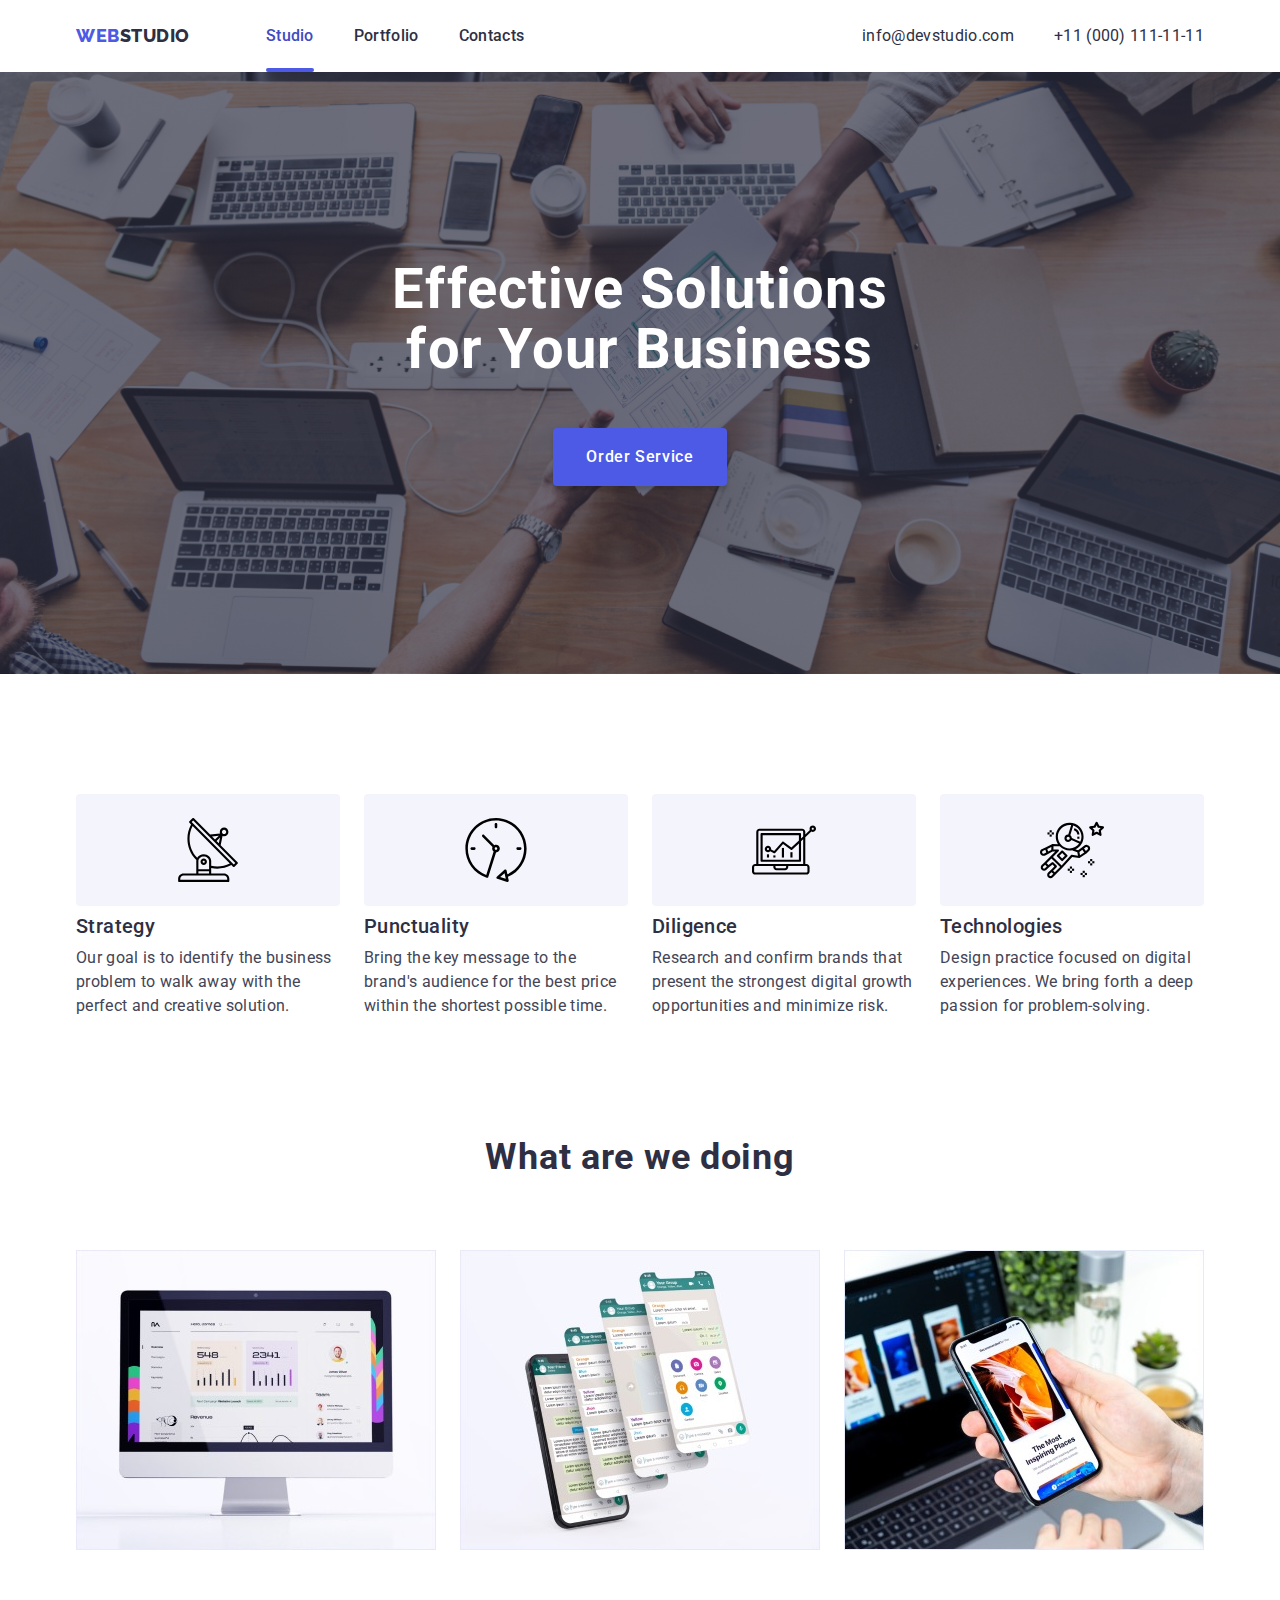
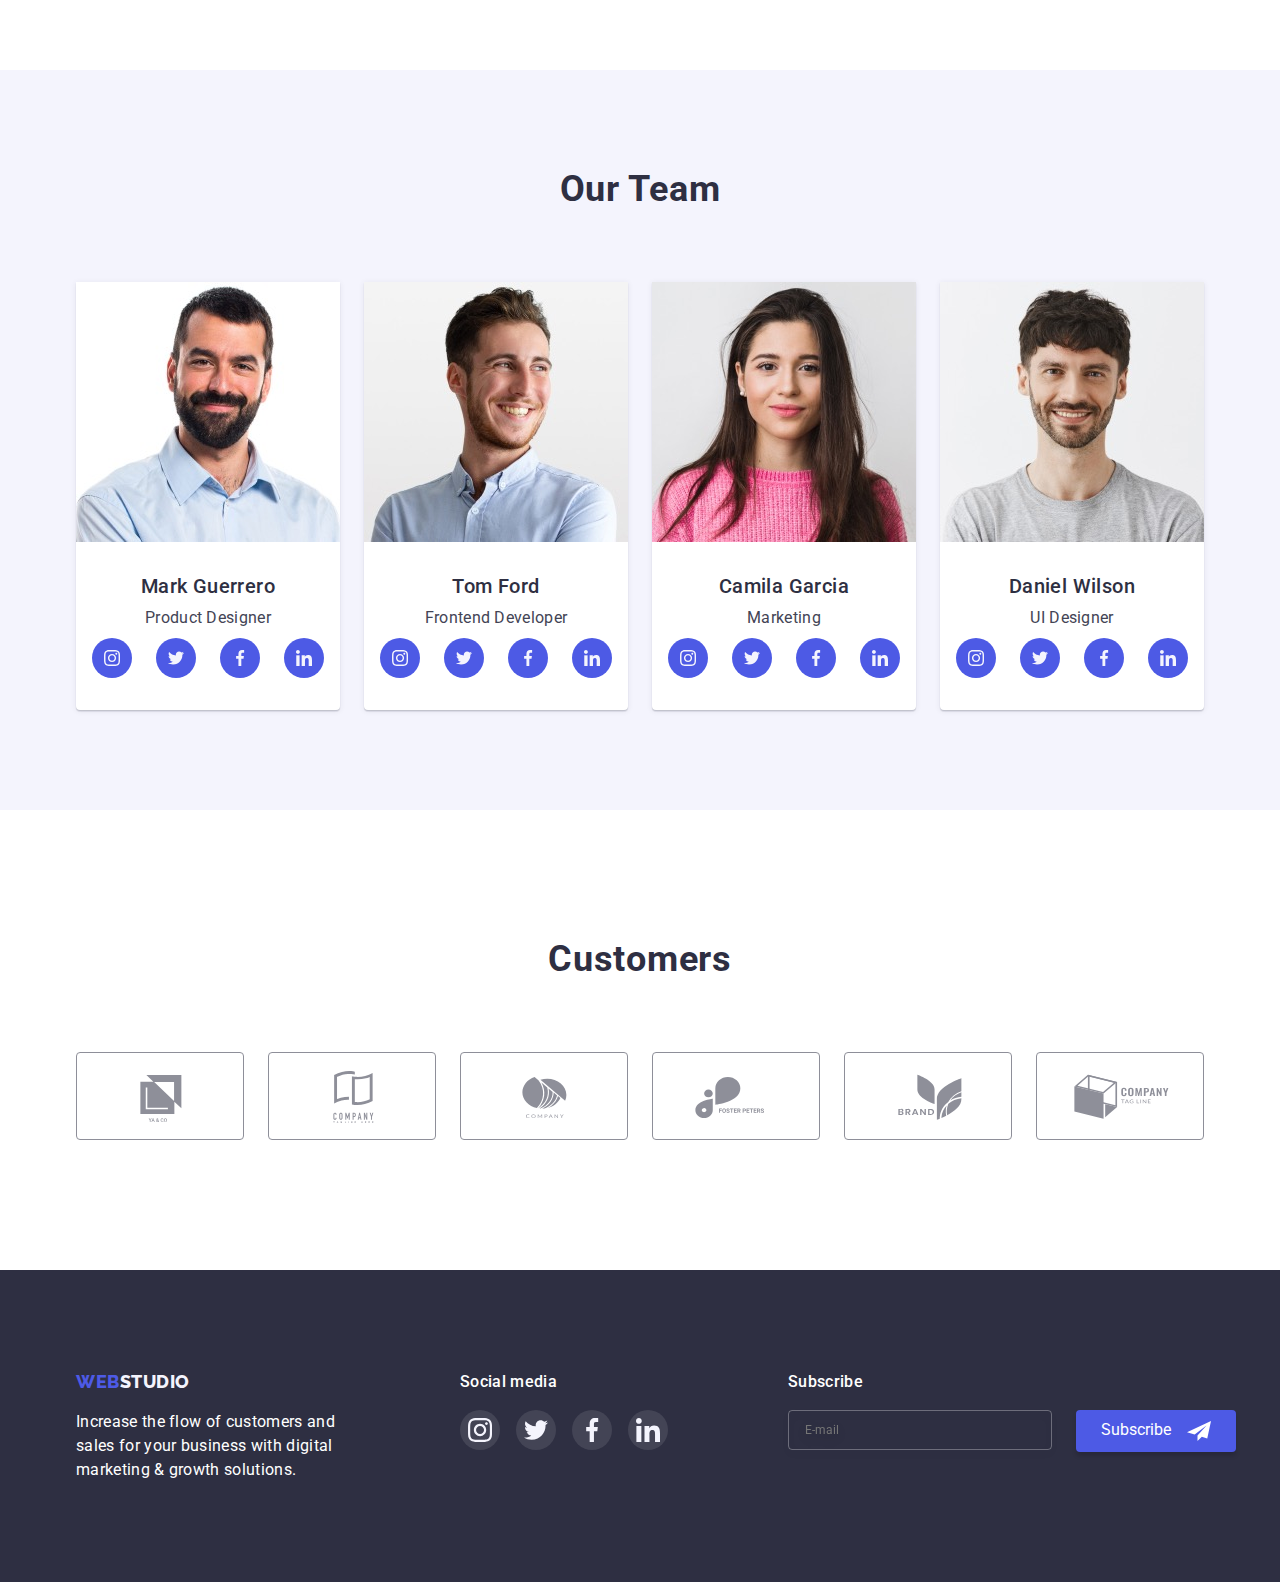
<file: index.html>
<!DOCTYPE html>
<html lang="en">

<head>
  <meta charset="UTF-8">
  <meta http-equiv="X-UA-Compatible" content="IE=edge" />
  <meta name="viewport" content="width=device-width, initial-scale=1.0" />
  <title>Студія</title>
  <link rel="preconnect" href="https://fonts.googleapis.com" />
  <link rel="preconnect" href="https://fonts.gstatic.com" crossorigin />
  <link href="https://fonts.googleapis.com/css2?family=Raleway:wght@800&family=Roboto:wght@400;500;700&display=swap"
    rel="stylesheet" />
  <link rel="stylesheet" href="https://cdn.jsdelivr.net/npm/modern-normalize@1.1.0/modern-normalize.min.css" />
  <link rel="stylesheet" href="./css/styles.css" />
</head>

<body>
  <header class="top-menu">
    <div class="container">
      <div class="header-container">
        <a class="logo-text" href="./index.html"><span class="logo-color-dark">Web</span><span>Studio</span></a>
        <nav class="header-nav">
          <ul class="header-nav-list">
            <li><a class="header-nav-link current" href="./index.html">Studio</a></li>
            <li>
              <a class="header-nav-link" href="./portfolio.html">Portfolio</a>
            </li>
            <li><a class="header-nav-link" href="">Contacts</a></li>
          </ul>
        </nav>
        <address class="header-address-list">
          <ul class="header-address-list-items">
            <li>
              <a class="header-contacts" href="mailto:info@devstudio.com">info@devstudio.com</a>
            </li>
            <li>
              <a class="header-contacts" href="tel:+110001111111">+11 (000) 111-11-11</a>
            </li>
          </ul>
        </address>
      </div>
    </div>
  </header>

  <main>
    <section class="hero">
      <h1 class="hero-title">Effective Solutions for Your Business</h1>
      <button class="hero-button" type="button" data-modal-open>Order Service</button>
    </section>
    <section class="legend-item-list">
      <div class="container">
        <h2 class="visually-hidden">Skills</h2>
        <ul class="legend-item-container">
          <li class="target-list-card">
            <div class="target-list-icon-card">
              <svg class="target-list-icons">
                <use href="./images/icons.svg#icon-antenna"></use>
              </svg>
            </div>
            <h3 class="section-card-title">Strategy</h3>
            <p class="skills-text">
              Our goal is to identify the business problem to walk away with
              the perfect and creative solution.
            </p>
          </li>
          <li class="target-list-card">
            <div class="target-list-icon-card">
              <svg class="target-list-icons">
                <use href="./images/icons.svg#icon-clock"></use>
              </svg>
            </div>
            <h3 class="section-card-title">Punctuality</h3>
            <p class="skills-text">
              Bring the key message to the brand's audience for the best price
              within the shortest possible time.
            </p>
          </li>
          <li class="target-list-card">
            <div class="target-list-icon-card">
              <svg class="target-list-icons">
                <use href="./images/icons.svg#icon-diagram"></use>
              </svg>
            </div>
            <h3 class="section-card-title">Diligence</h3>
            <p class="skills-text">
              Research and confirm brands that present the strongest digital
              growth opportunities and minimize risk.
            </p>
          </li>
          <li class="target-list-card">
            <div class="target-list-icon-card">
              <svg class="target-list-icons">
                <use href="./images/icons.svg#icon-astronaut"></use>
              </svg>
            </div>
            <h3 class="section-card-title">Technologies</h3>
            <p class="skills-text">
              Design practice focused on digital experiences. We bring forth a
              deep passion for problem-solving.
            </p>
          </li>
        </ul>
      </div>
    </section>
    <section class="target-list">
      <div class="container">
        <h2 class="section-title">What are we doing</h2>

        <ul class="target-list-img">
          <li><img src="./images/pc.jpg" alt="Computer" width="360" /></li>
          <li>
            <img src="./images/phones.jpg" alt="Four phones" width="360" />
          </li>
          <li>
            <img src="./images/handwithphone.jpg" alt="Holding the phone" width="360" />
          </li>
        </ul>
      </div>
    </section>
    <section class="our-team-container">
      <div class="container">
        <h2 class="section-title">Our Team</h2>
        <ul class="team-cards-list">

          <li class="section-card-box">
            <div class="team-card-img">
              <img src="./images/beardman.jpg" width="264" alt="Mark" />
            </div>
            <div class="team-card-text">
              <h3 class="section-card-title">Mark Guerrero</h3>
              <p class="our-team-text">Product Designer</p>

              <ul class="social-icons-list">
                <li class="social-icons-item">
                  <a class="social-icons-link" href="#"><svg class="social-icons">
                      <use href="./images/icons.svg#icon-instagram"></use>
                    </svg></a>
                </li>
                <li class="social-icons-item">
                  <a class="social-icons-link" href="#"><svg class="social-icons">
                      <use href="./images/icons.svg#icon-twitter"></use>
                    </svg></a>
                </li>
                <li class="social-icons-item">
                  <a class="social-icons-link" href="#"><svg class="social-icons">
                      <use href="./images/icons.svg#icon-facebook"></use>
                    </svg></a>
                </li>
                <li class="social-icons-item">
                  <a class="social-icons-link" href="#"><svg class="social-icons">
                      <use href="./images/icons.svg#icon-linkedin"></use>
                    </svg></a>
                </li>
              </ul>
            </div>
          </li>


          <li class="section-card-box">
            <img src="./images/tomford.jpg" width="264" alt="Tom Ford" />
            <div class="team-card-text">
              <h3 class="section-card-title">Tom Ford</h3>
              <p class="our-team-text">Frontend Developer</p>
              <ul class="social-icons-list">
                <li class="social-icons-item">
                  <a class="social-icons-link" href="#"><svg class="social-icons">
                      <use href="./images/icons.svg#icon-instagram"></use>
                    </svg></a>
                </li>
                <li class="social-icons-item">
                  <a class="social-icons-link" href="#"><svg class="social-icons">
                      <use href="./images/icons.svg#icon-twitter"></use>
                    </svg></a>
                </li>
                <li class="social-icons-item">
                  <a class="social-icons-link" href="#"><svg class="social-icons">
                      <use href="./images/icons.svg#icon-facebook"></use>
                    </svg></a>
                </li>
                <li class="social-icons-item">
                  <a class="social-icons-link" href="#"><svg class="social-icons">
                      <use href="./images/icons.svg#icon-linkedin"></use>
                    </svg></a>
                </li>
              </ul>
            </div>
          </li>

          <li class="section-card-box">
            <img src="./images/camila.jpg" width="264" alt="Camila Garcia" />
            <div class="team-card-text">
              <h3 class="section-card-title">Camila Garcia</h3>
              <p class="our-team-text">Marketing</p>
              <ul class="social-icons-list">
                <li class="social-icons-item">
                  <a class="social-icons-link" href="#"><svg class="social-icons">
                      <use href="./images/icons.svg#icon-instagram"></use>
                    </svg></a>
                </li>
                <li class="social-icons-item">
                  <a class="social-icons-link" href="#"><svg class="social-icons">
                      <use href="./images/icons.svg#icon-twitter"></use>
                    </svg></a>
                </li>
                <li class="social-icons-item">
                  <a class="social-icons-link" href="#"><svg class="social-icons">
                      <use href="./images/icons.svg#icon-facebook"></use>
                    </svg></a>
                </li>
                <li class="social-icons-item">
                  <a class="social-icons-link" href="#"><svg class="social-icons">
                      <use href="./images/icons.svg#icon-linkedin"></use>
                    </svg></a>
                </li>
              </ul>
            </div>
          </li>

          <li class="section-card-box">
            <img src="./images/daniel.jpg" width="264" alt="Daniel Wilson" />
            <div class="team-card-text">
              <h3 class="section-card-title">Daniel Wilson</h3>
              <p class="our-team-text">UI Designer</p>
              <ul class="social-icons-list">
                <li class="social-icons-item">
                  <a class="social-icons-link" href="#"><svg class="social-icons">
                      <use href="./images/icons.svg#icon-instagram"></use>
                    </svg></a>
                </li>
                <li class="social-icons-item">
                  <a class="social-icons-link" href="#"><svg class="social-icons">
                      <use href="./images/icons.svg#icon-twitter"></use>
                    </svg></a>
                </li>
                <li class="social-icons-item">
                  <a class="social-icons-link" href="#"><svg class="social-icons">
                      <use href="./images/icons.svg#icon-facebook"></use>
                    </svg></a>
                </li>
                <li class="social-icons-item">
                  <a class="social-icons-link" href="#"><svg class="social-icons">
                      <use href="./images/icons.svg#icon-linkedin"></use>
                    </svg></a>
                </li>
              </ul>
            </div>
          </li>
        </ul>
      </div>
    </section>

    <section class="customers">
      <div class="container">
        <h2 class="section-title">Customers</h2>
        <ul class="customers-list">
          <li class="customers-list-item">
            <a class="customers-icon-link" href="#">
              <svg class="customers-list-icon">
                <use href="./images/icons.svg#icon-ya-co"></use>
              </svg>
            </a>
          </li>

          <li class="customers-list-item">
            <a class="customers-icon-link" href="#">
              <svg class="customers-list-icon">
                <use href="./images/icons.svg#icon-company-tagline"></use>
              </svg>
            </a>
          </li>
          <li class="customers-list-item">
            <a class="customers-icon-link" href="#">
              <svg class="customers-list-icon">
                <use href="./images/icons.svg#icon-company"></use>
              </svg>
            </a>
          </li>
          <li class="customers-list-item">
            <a class="customers-icon-link" href="#">
              <svg class="customers-list-icon">
                <use href="./images/icons.svg#icon-foster-petters"></use>
              </svg>
            </a>
          </li>
          <li class="customers-list-item">
            <a class="customers-icon-link" href="#">
              <svg class="customers-list-icon">
                <use href="./images/icons.svg#icon-brand"></use>
              </svg>
            </a>
          </li>

          <li class="customers-list-item">
            <a class="customers-icon-link" href="#">
              <svg class="customers-list-icon">
                <use href="./images/icons.svg#icon-company-tagline-second"></use>
              </svg>
            </a>
          </li>
        </ul>
      </div>
    </section>
  </main>

  <footer class="footer-container">
    <div class="container">
      <div class="footer-flex">
        <div class="footer-logo-description">
          <a class="logo-text" href="./index.html">
            <span style="color: var(--color-hero-button-bg)">Web</span><span
              style="color: var(--color-card-bg)">Studio</span></a>

          <p class="footer-text">
            Increase the flow of customers and sales for your business with
            digital marketing & growth solutions.
          </p>
        </div>
        <div class="footer-social">
          <p class="footer-social-header">Social media</p>
          <ul class="footer-social-icons-list">
            <li class="footer-social-icons-item">
              <a class="footer-social-icons-link" href="#"><svg class="footer-social-icons">
                  <use href="./images/icons.svg#icon-instagram"></use>
                </svg></a>
            </li>
            <li class="footer-social-icons-item">
              <a class="footer-social-icons-link" href="#"><svg class="footer-social-icons">
                  <use href="./images/icons.svg#icon-twitter"></use>
                </svg></a>
            </li>
            <li class="footer-social-icons-item">
              <a class="footer-social-icons-link" href="#"><svg class="footer-social-icons">
                  <use href="./images/icons.svg#icon-facebook"></use>
                </svg></a>
            </li>
            <li class="footer-social-icons-item">
              <a class="footer-social-icons-link" href="#"><svg class="footer-social-icons">
                  <use href="./images/icons.svg#icon-linkedin"></use>
                </svg></a>
            </li>
          </ul>
        </div>
        <div class="footer-subscribe">
          <p class="footer-social-header">Subscribe</p>


          <form class="footer-subscribe-email-form" autocomplete="on" novalidate>
            <div class="subscribe-items"><input class="footer-subscribe-email-form-input" type="text"
                name="user-email-subscribe" placeholder="E-mail">
              <button class="subscribe-submit-button" type="submit">Subscribe <svg class="subscribe-icon" height="24px"
                  width="24px">
                  <use href="./images/icons-forma.svg#icon-letter-subscribe"></use>
                </svg></button>
            </div>
          </form>

        </div>
      </div>
    </div>

  </footer>

  <div class="backdrop is-hidden" data-modal>
    <div class="modal-window">
      <button class="modal-close" type="button" data-modal-close><svg class="close-button-icon">
          <use href="./images/icons.svg#icon-close-button"></use>
        </svg></button>


      <p class="modal-window-header">Leave your contacts and we will call you back</p>
      <form class="contact-form" autocomplete="on" novalidate>

        <label class="modal-form-label">
          <span class="modal-form-label-text"> Name</span><span class="form-input-wrapper"><input
              class="modal-form-input" type="text" name="user-name" pattern="[a-zA-Zа-яА-ЯіІїЇ]+" required>
            <svg class="modal-form-icon-input" width="18px" height="18px">
              <use href="./images/icons-forma.svg#icon-person-black-18dp-1"></use>
            </svg></span></label>

        <label class="modal-form-label">
          <span class="modal-form-label-text">Phone</span><span class="form-input-wrapper"><input
              class="modal-form-input" type="text" name="user-phone">
            <svg class="modal-form-icon-input" height="24px">
              <use href="./images/icons-forma.svg#icon-phone-black-18dp-1"></use>
            </svg></span></label>


        <label class="modal-form-label">
          <span class="modal-form-label-text">Email</span><span class="form-input-wrapper"><input
              class="modal-form-input" type="text" name="user-email">
            <svg class="modal-form-icon-input" height="24px">
              <use href="./images/icons-forma.svg#icon-email-black-18dp-1"></use>
            </svg></span></label>

        <label class="modal-form-label">
          <span class="modal-form-label-text">Comment</span><textarea class="form-input-msg" name="user-msg"
            placeholder="Text input"></textarea></label>


        <div class="flex-checkbox">
          <label class="checkbox-privacy">
            <input class="checkbox-privacy visually-hidden" type="checkbox" name="policy-checkbox"><span
              class="span-checkbox"></span> &nbsp;I accept the terms
            and
            conditions of the&nbsp;<a class="text-privacy" href="#"> Privacy Policy</a> </label>
        </div>
        <button class="form-button" type="submit">Send</button>
      </form>

    </div>

  </div>
  <script src=" ./js/modal.js">
  </script>
</body>

</html>
</file>
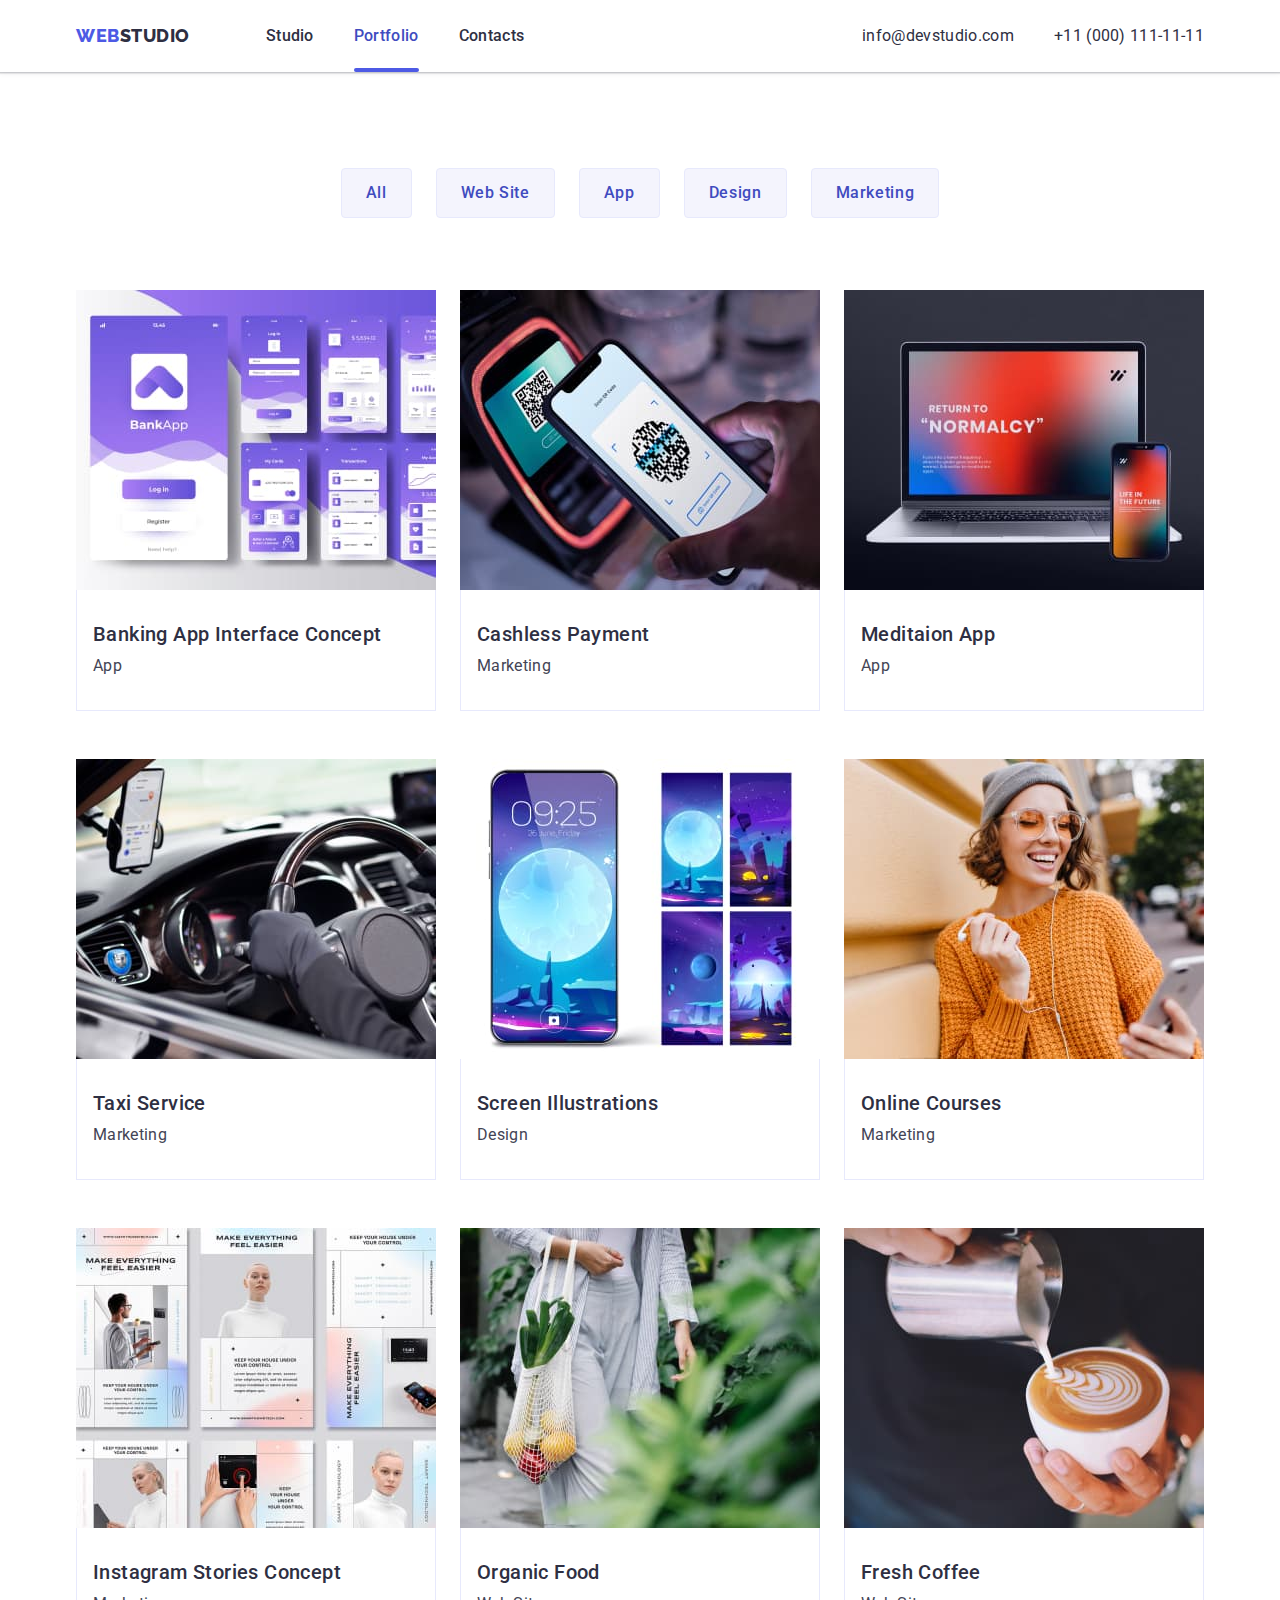
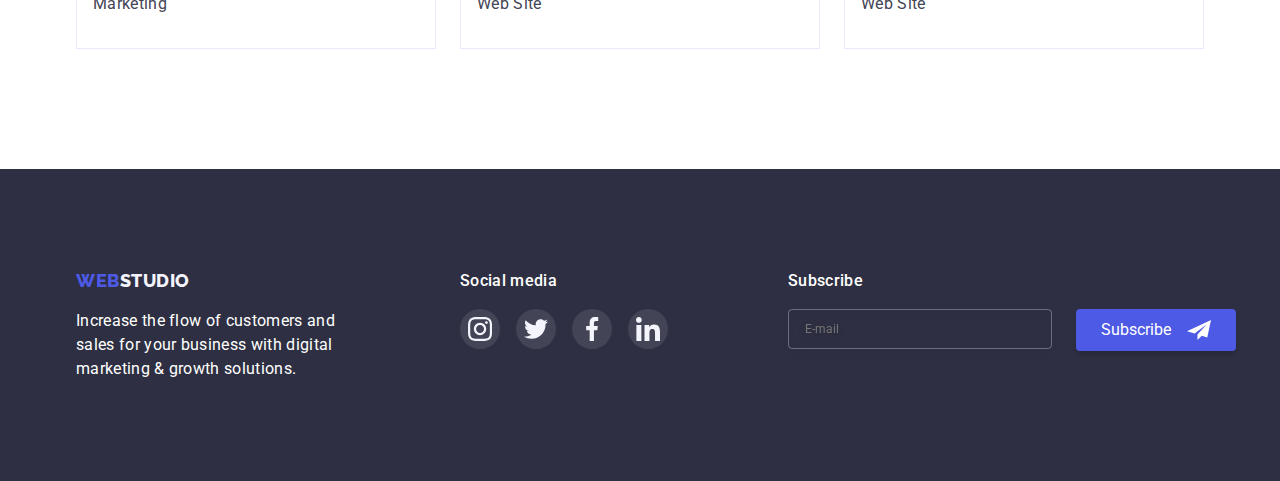
<file: portfolio.html>
<!DOCTYPE html>
<html lang="en">

<head>
  <meta charset="UTF-8" />
  <meta http-equiv="X-UA-Compatible" content="IE=edge" />
  <meta name="viewport" content="width=device-width, initial-scale=1.0" />
  <title>Студія</title>
  <link rel="preconnect" href="https://fonts.googleapis.com" />
  <link rel="preconnect" href="https://fonts.gstatic.com" crossorigin />
  <link href="https://fonts.googleapis.com/css2?family=Raleway:wght@800&family=Roboto:wght@400;500;700&display=swap"
    rel="stylesheet" />
  <link rel="stylesheet" href="https://cdn.jsdelivr.net/npm/modern-normalize@1.1.0/modern-normalize.min.css" />
  <link rel="stylesheet" href="./css/styles.css" />
</head>

<body>
  <header class="top-menu">
    <div class="container">
      <div class="header-container">
        <a class="logo-text" href="./index.html"><span class="logo-color-dark">Web</span><span>Studio</span></a>
        <nav class="header-nav">
          <ul class="header-nav-list">
            <li><a class="header-nav-link" href="./index.html">Studio</a></li>
            <li>
              <a class="header-nav-link current" href="./portfolio.html">Portfolio</a>
            </li>
            <li><a class="header-nav-link" href="">Contacts</a></li>
          </ul>
        </nav>
        <address class="header-address-list">
          <ul class="header-address-list-items">
            <li>
              <a class="header-contacts" href="mailto:info@devstudio.com">info@devstudio.com</a>
            </li>
            <li>
              <a class="header-contacts" href="tel:+110001111111">+11 (000) 111-11-11</a>
            </li>
          </ul>
        </address>
      </div>
    </div>
  </header>



  <main>
    <section class="portfolio-container">
      <div class="container">
        <h1 class="visually-hidden">Portfolio</h1>
        <ul class="portfolio-filter">
          <li><button class="filter-button" type="button">All</button></li>
          <li><button class="filter-button" type="button">Web Site</button></li>
          <li><button class="filter-button" type="button">App</button></li>
          <li><button class="filter-button" type="button">Design</button></li>
          <li>
            <button class="filter-button" type="button">Marketing</button>
          </li>
        </ul>


        <ul class="portfolio-card-container">
          <li class="portfolio-card-bg"><a href="" class="portfolio-card-link">
              <div class="portfolio-image"> <img src="./images/banking-app.jpg" width="360" alt="Banking App" />
                <div class="portfolio-card-overlay-text">
                  <p>14 Stylish and User-Friendly App Design Concepts · Task Manager App · Calorie Tracker App · Exotic
                    Fruit Ecommerce App · Cloud Storage App</p>
                </div>
              </div>

              <div class="portfolio-card-text">
                <h2 class="section-card-title">Banking App Interface Concept</h2>
                <p class="our-team-text">App</p>
              </div>
            </a></li>
          </li>

          <li class="portfolio-card-bg">
            <a href="" class="portfolio-card-link">
              <div class="portfolio-image"><img src="./images/cashless.jpg" width="360" alt="Cashless Payment" />
                <div class="portfolio-card-overlay-text">
                  <p>14 Stylish and User-Friendly App Design Concepts · Task Manager App · Calorie Tracker App · Exotic
                    Fruit Ecommerce App · Cloud Storage App</p>
                </div>
              </div>

              <div class="portfolio-card-text">
                <h2 class="section-card-title">Cashless Payment</h2>
                <p class="our-team-text">Marketing</p>
              </div>
            </a>
          </li>

          <li class="portfolio-card-bg"><a href="" class="portfolio-card-link">
              <div class="portfolio-image">
                <img src="./images/meditation.jpg" width="360" alt="Maditation App" />
                <div class="portfolio-card-overlay-text">
                  <p>14 Stylish and User-Friendly App Design Concepts · Task Manager App · Calorie Tracker App · Exotic
                    Fruit Ecommerce App · Cloud Storage App</p>
                </div>
              </div>
              <div class="portfolio-card-text">
                <h2 class="section-card-title">Meditaion App</h2>
                <p class="our-team-text">App</p>
              </div>
            </a>
          </li>

          <li class="portfolio-card-bg">
            <div class="portfolio-image">
              <a href="" class="portfolio-card-link"><img src="./images/taxi-service.jpg" width="360"
                  alt="Taxi Service" />
                <div class="portfolio-card-overlay-text">
                  <p>14 Stylish and User-Friendly App Design Concepts · Task Manager App · Calorie Tracker App · Exotic
                    Fruit Ecommerce App · Cloud Storage App</p>
                </div>
            </div>
            <div class="portfolio-card-text">
              <h2 class="section-card-title">Taxi Service</h2>
              <p class="our-team-text">Marketing</p>
            </div></a>
          </li>

          <li class="portfolio-card-bg"><a href="" class="portfolio-card-link">
              <div class="portfolio-image">
                <img src="./images/screen-illustrations.jpg" width="360" alt="Screen Illustrations" />
                <div class="portfolio-card-overlay-text">
                  <p>14 Stylish and User-Friendly App Design Concepts · Task Manager App · Calorie Tracker App · Exotic
                    Fruit Ecommerce App · Cloud Storage App</p>
                </div>
              </div>
              <div class="portfolio-card-text">
                <h2 class="section-card-title">Screen Illustrations</h2>
                <p class="our-team-text">Design</p>
              </div>
            </a>
          </li>

          <li class="portfolio-card-bg"><a href="" class="portfolio-card-link">
              <div class="portfolio-image">
                <img src="./images/online-courses.jpg" width="360" alt="Online Courses" />
                <div class="portfolio-card-overlay-text">
                  <p>14 Stylish and User-Friendly App Design Concepts · Task Manager App · Calorie Tracker App · Exotic
                    Fruit Ecommerce App · Cloud Storage App</p>
                </div>
              </div>
              <div class="portfolio-card-text">
                <h2 class="section-card-title">Online Courses</h2>
                <p class="our-team-text">Marketing</p>
              </div>
            </a>
          </li>

          <li class="portfolio-card-bg"><a href="" class="portfolio-card-link">
              <div class="portfolio-image">
                <img src="./images/insta-stories.jpg" width="360" alt="Instagram Stories Concept" />
                <div class="portfolio-card-overlay-text">
                  <p>14 Stylish and User-Friendly App Design Concepts · Task Manager App · Calorie Tracker App · Exotic
                    Fruit Ecommerce App · Cloud Storage App</p>
                </div>
              </div>
              <div class="portfolio-card-text">
                <h2 class="section-card-title">Instagram Stories Concept</h2>
                <p class="our-team-text">Marketing</p>
              </div>
            </a>
          </li>

          <li class="portfolio-card-bg"><a href="" class="portfolio-card-link">
              <div class="portfolio-image">
                <img src="./images/organic-food.jpg" width="360" alt="Organic Food" />
                <div class="portfolio-card-overlay-text">
                  <p>14 Stylish and User-Friendly App Design Concepts · Task Manager App · Calorie Tracker App · Exotic
                    Fruit Ecommerce App · Cloud Storage App</p>
                </div>
              </div>
              <div class="portfolio-card-text">
                <h2 class="section-card-title">Organic Food</h2>
                <p class="our-team-text">Web Site</p>
              </div>
            </a>
          </li>

          <li class="portfolio-card-bg"><a href="" class="portfolio-card-link">
              <div class="portfolio-image">
                <img src="./images/fresh-coffe.jpg" width="360" alt="Organic Food" />
                <div class="portfolio-card-overlay-text">
                  <p>14 Stylish and User-Friendly App Design Concepts · Task Manager App · Calorie Tracker App · Exotic
                    Fruit Ecommerce App · Cloud Storage App</p>
                </div>
              </div>
              <div class="portfolio-card-text">
                <h2 class="section-card-title">Fresh Coffee</h2>
                <p class="our-team-text">Web Site</p>
              </div>
            </a>
          </li>

        </ul>
      </div>
    </section>
  </main>

  <footer class="footer-container">
    <div class="container">
      <div class="footer-flex">
        <div class="footer-logo-description">
          <a class="logo-text" href="./index.html">
            <span style="color: var(--color-hero-button-bg)">Web</span><span
              style="color: var(--color-card-bg)">Studio</span></a>

          <p class="footer-text">
            Increase the flow of customers and sales for your business with
            digital marketing & growth solutions.
          </p>
        </div>
        <div class="footer-social">
          <p class="footer-social-header">Social media</p>
          <ul class="footer-social-icons-list">
            <li class="footer-social-icons-item">
              <a class="footer-social-icons-link" href="#"><svg class="footer-social-icons">
                  <use href="./images/icons.svg#icon-instagram"></use>
                </svg></a>
            </li>
            <li class="footer-social-icons-item">
              <a class="footer-social-icons-link" href="#"><svg class="footer-social-icons">
                  <use href="./images/icons.svg#icon-twitter"></use>
                </svg></a>
            </li>
            <li class="footer-social-icons-item">
              <a class="footer-social-icons-link" href="#"><svg class="footer-social-icons">
                  <use href="./images/icons.svg#icon-facebook"></use>
                </svg></a>
            </li>
            <li class="footer-social-icons-item">
              <a class="footer-social-icons-link" href="#"><svg class="footer-social-icons">
                  <use href="./images/icons.svg#icon-linkedin"></use>
                </svg></a>
            </li>
          </ul>
        </div>
        <div class="footer-subscribe">
          <p class="footer-social-header">Subscribe</p>


          <form class="footer-subscribe-email-form" autocomplete="on" novalidate>
            <div class="subscribe-items"><input class="footer-subscribe-email-form-input" type="text"
                name="user-email-subscribe" placeholder="E-mail">
              <button class="subscribe-submit-button" type="submit">Subscribe <svg class="subscribe-icon" height="24px"
                  width="24px">
                  <use href="./images/icons-forma.svg#icon-letter-subscribe"></use>
                </svg></button>
            </div>
          </form>

        </div>
      </div>
    </div>


  </footer>

</body>

</html>
</body>

</html>
</file>
<file: css/styles.css>
:root {
    --color-primary: #434455;
    --color-hero-button: #fff;
    --color-hero-button-bg: #4D5AE5;
    --color-secondary: #2E2F42;
    --color-hero-hover: #404BBF;
    --color-card-bg: #F4F4FD;
    --color-filter-bg: #E7E9FC;
    --color-subtle-text: #8E8F99;
    --color-success: #31D0AA;
    --transition-250: 250ms, cubic-bezier(0.4, 0, 0.2, 1);


}

/* Basic */

p,
h1,
h2,
h3,
h4,
h5,
h6 {
    margin-top: 0;
    margin-bottom: 0;
}

.container{
    width: 100%;
        max-width: 1158px;
        /* margin: 0 auto;  */
        padding: 0 15px;
    margin-right: auto;
        margin-left: auto;
}




body {
    color: var(--color-primary);
    font-family: 'Roboto', sans-serif;
    font-size: 16px;
    background: var(--color-hero-button);
    margin: auto;
}

 a {
    
    text-decoration-line: none;
} 


ul {
    margin: 0;
    padding: 0;
    list-style-type: none;
}

img {
    display: block;
}

button {
    cursor: pointer;
  }


/* Logo */

.logo-text {
    font-family: 'Raleway', san-serif;
    font-weight: 800;
    font-size: 18px;
    text-transform: uppercase;
    line-height: 1.33;
    letter-spacing: 0.03em;
    color: var(--color-secondary);
}

.logo-color-dark {
    color: var(--color-hero-button-bg);
}

.logo-color-light {
    color: var(--color-card-bg);
}


/* Header */

.top-menu {
    background: #FFFFFF;
box-shadow: 0px 2px 1px rgba(46, 47, 66, 0.08), 0px 1px 1px rgba(46, 47, 66, 0.16), 0px 1px 6px rgba(46, 47, 66, 0.08);
}

.header-nav-link {
    position: relative;
    font-weight: 500;
    font-size: 16px;
    letter-spacing: 0.02em;
    line-height: 1.5;
    color: var(--color-secondary);
    text-decoration-line: none;
    font-style: normal;
    padding-top: 24px;
        padding-bottom: 24px;
        display: block;
        transition-property: color;
        transition-duration: 250ms;
    transition-timing-function: cubic-bezier(0.4, 0, 0.2, 1);
    

}

.header-nav-link.current {
    color: var(--color-hero-hover);
}
.header-nav-link.current::after {
    position: absolute;
    bottom: 0;
    content: "";
    display: block;
    width: 100%;
    height: 4px;
    color: var(--color-hero-hover);
    background-color: var(--color-hero-button-bg);
    border-radius: 2px;
    transition-property: color;
    transition-duration: 250ms;
    transition-timing-function: cubic-bezier(0.4, 0, 0.2, 1);
}


.header-nav-link:hover, .header-nav-link:focus {
    color: var(--color-hero-button-bg);
    
}

.header-contacts {
    font-weight: 400;
        font-size: 16px;
        letter-spacing: 0.02em;
        line-height: 1.5;
        color: var(--color-secondary);
        text-decoration-line: none;
        font-style: normal;
        padding-top: 24px;
            padding-bottom: 24px;
            display: block;
            transition-property: color;
    transition-duration: 250ms;
    transition-timing-function: cubic-bezier(0.4, 0, 0.2, 1);
}

.header-contacts:hover, .header-contacts:focus {
    color: var(--color-hero-button-bg);
    
}

.header-container {
    display: flex;
    align-items: center;

    
}

.header-nav {
    display: flex;
    align-items: center;
    margin-left: 76px;
}

.header-nav-list {
    display: flex;
    gap: 40px;
}

.header-address-list {
    margin-left: auto;
}

.header-address-list-items {
    display: flex;
    gap: 40px;

}
/* Hero */


.hero-title {
    font-weight: 700;
    font-size: 56px;
    line-height: 1.07;
    letter-spacing: 0.02em;
    color: var(--color-hero-button);
    max-width: 498px;
    
        margin-left: auto;
        margin-right: auto;
        margin-bottom: 48px;
}

.hero {

    
    padding: 188px 0;
    text-align: center;
    background-image: linear-gradient(rgba(46, 47, 66, 0.7), rgba(46, 47, 66, 0.7)), url(../images/people-office.jpg);
        background-repeat: no-repeat;
        background-position: center;
        background-size: cover;
        background-color: var(--color-secondary);
        max-width: 1440px;
        margin: 0 auto;

        
       
}

.hero-button {
    font-family: 'Roboto', sans-serif;
    font-size: 16px;
    font-weight: 500;
    line-height: 1.5;
    color: var(--color-hero-button);
    background-color: var(--color-hero-button-bg);
    cursor: pointer;
    letter-spacing: 0.04em;
    padding: 16px 32px;
    background: var(--color-hero-button-bg);
border: 1px solid transparent;
    box-shadow: 0px 4px 4px rgba(0, 0, 0, 0.15);
border-radius: 4px;
transition-property: background-color;
transition-duration: 250ms;
transition-timing-function: cubic-bezier(0.4, 0, 0.2, 1);
 
}

.hero-button:hover,
.hero-button:focus {
    background-color: var(--color-hero-hover);
    
}





/* Legend */




.legend-item-list {
    padding: 120px 0;
    justify-content: space-between;
        
       

}

.legend-item-container {
    display: flex;
    gap: 24px;
    
}

.section-title {
    
        font-size: 36px;
        font-weight: 700;
        line-height: 1.11;
        color: var(--color-secondary);
        letter-spacing: 0.02em;
        text-align: center;
        margin-bottom: 72px;
}

.target-list-img {
   display: flex;
   justify-content: center;
   gap: 24px;
}

.target-list-card {
    flex-basis: calc(100% / (4-24px));
}

.target-list {
    padding-bottom: 120px;
}

.section-card-title {
color: var(--color-secondary);
    font-weight: 500;
    line-height: 1.2;
    font-size: 20px;
    letter-spacing: 0.02em;
    margin-bottom: 8px;
   
}

.target-list-icon-card {
    background-color: var(--color-card-bg);
    width: 264px;
    height: 112px;
    border-radius: 4px;
    margin-bottom: 8px;
    display: flex;
    justify-content: center;
    align-items: center;

}

.target-list-icons {
    
    width: 64px;
    height: 64px;
}

/* Our Team */



.our-team-container {
    padding: 100px 0;
    background-color: var(--color-card-bg);
    
}


.team-cards-list {
    display: flex;
    gap: 24px;
    justify-content: center;
    
}

.team-card-text {
    padding: 32px 16px;
    text-align: center;
}

/* .team-card-img {
    margin-bottom: ;
} */

.our-team-text {
    font-family: 'Roboto', sans-serif;
    color: var(--color-primary);
    font-weight: 400;
    font-size: 16px;
    line-height: 1.5;
    letter-spacing: 0.02em;
}



.skills-text {
    letter-spacing: 0.02em;
    line-height: 1.5;
    
}

.section-title-team {
    margin-top: 120px;
}

.team-card {
    text-align: center;

}

/* Social Icons */


.social-icons-item {
    width: 40px;
    height: 40px;
    
}

.social-icons {
    width: 16px;
        height: 16px;
        fill: var(--color-card-bg);
}
.social-icons-list {
    display: flex;
    margin-top: 8px;
    gap: 24px;
    align-items: center;
    justify-content: center;
} 

.footer-social-icons-list {
    display: flex;
    margin-top: 8px;
    gap: 16px;
    align-items: center;
    justify-content: center;
}

.social-icons-link {
    width: 100%;
    height: 100%;
    display: flex;
        align-items: center;
        justify-content: center;
        border-radius: 50%;
        background-color: var(--color-hero-button-bg);
        transition-property: background-color;
        transition-duration: 250ms;
        transition-timing-function: cubic-bezier(0.4, 0, 0.2, 1);
}

.social-icons-link:hover,
.social-icons-link:focus {
    
        background-color: var(--color-hero-hover);
        
}

.section-card-box {
    background-color: var(--color-hero-button);
    border-radius: 0px 0px 4px 4px;
    box-shadow: 0px 1px 6px rgba(46, 47, 66, 0.08), 0px 1px 1px rgba(46, 47, 66, 0.16), 0px 2px 1px rgba(46, 47, 66, 0.08);
}

.social-icons {
    width: 16px;
    height: 16px;
    fill: var(--color-card-bg);
}

.footer-social-icons {
   
width: 24px;
    height: 24px;
        fill: #F4F4FD;
}
.footer-social-icons-link {
    width: 100%;
    height: 100%;
    display: flex;
        align-items: center;
        justify-content: center;
        border-radius: 50%;
        background-color: rgba(255, 255, 255, 0.1);
        transition-property: background-color;
        transition-duration: 250ms;
        transition-timing-function: cubic-bezier(0.4, 0, 0.2, 1);
}

.footer-social-icons-item {
    width: 40px;
    height: 40px;
    
}

.footer-social-icons-link:hover, 
.footer-social-icons-link:focus {
    background-color: var(--color-success);
    
}



/* Customers */



.customers {
    padding: 130px 0px;
}
.customers-list {
    display: flex;
    gap: 24px;
}

.customers-list-item {
    width: 168px;
    height: 88px;
    /* border: 1px solid var(--color-subtle-text);
    border-radius: 4px; */
    
}



.customers-list-icon {
    width: 104px;
    height: 56px;
    fill: var(--color-subtle-text);
    transition-property: fill;
    transition-duration: 250ms;
    transition-timing-function: cubic-bezier(0.4, 0, 0.2, 1);
}

 



.customers-icon-link {
    display: flex;
        align-items: center;
        justify-content: center;
        width: 100%;
        height: 100%;
        border: 1px solid var(--color-subtle-text);
        border-radius: 4px;

        transition-property: border-color, fill;
        transition-duration: 250ms;
        transition-timing-function: cubic-bezier(0.4, 0, 0.2, 1);
}

.customers-icon-link:hover,
 .customers-icon-link:focus 
 {
    border-color: var(--color-hero-hover);

        
      
}

.customers-icon-link:hover .customers-list-icon,
.customers-icon-link:focus .customers-list-icon {
    fill: var(--color-hero-hover);

}

/* Portfolio */

.portfolio-container {
    padding-top: 96px;
    padding-bottom: 120px;
}

.portfolio-filter {
    display: flex;
    justify-content: center;
    margin-bottom: 72px;
    gap: 24px;
}

.filter-button {
    background-color: var(--color-card-bg);
    font-family: 'Roboto', sans-serif;
    font-weight: 500;
    color: var(--color-hero-hover);
    font-size: 16px;
    line-height: 1.5;
    letter-spacing: 0.04em;
    border-radius: 4px;
    border: 1px solid var(--color-filter-bg);
cursor: pointer;
padding: 12px 24px;
transition-property: background-color, color, border-color, box-shadow;
transition-duration: 250ms;
transition-timing-function: cubic-bezier(0.4, 0, 0.2, 1);
}

.filter-button:hover, 
.filter-button:focus
 {
    background-color: var(--color-hero-hover);
    color: var(--color-hero-button);
    border-color: transparent;
    box-shadow: 0px 3px 1px rgba(0, 0, 0, 0.1), 0px 2px 1px rgba(0, 0, 0, 0.08), 0px 2px 2px rgba(0, 0, 0, 0.12);


    
}

.portfolio-image {
    position: relative;
    overflow: hidden;
}

.portfolio-card-link:hover .portfolio-card-overlay-text,
.portfolio-card-link:focus .portfolio-card-overlay-text {
    transform: translateY(0);
}

.portfolio-card-overlay-text {
    position: absolute;
    top: 0;
    left: 0;
    width: 100%;
    height: 100%;
    background-color: var(--color-hero-button-bg);
    color: var(--color-card-bg);
    padding: 40px 32px;
    font-family: 'Roboto', sans-serif;
    line-height: 1.5;
    font-weight: 400;
    letter-spacing: 0.02em;
  
    transform: translateY(100%);
    transition: transform 250ms;


}

/* .portfolio-card-bg {
    
    
   
} */

.portfolio-card-link {
    background-color: var(--color-hero-button);
    max-width: 360px;
    margin: 0;
        padding: 0;
        box-shadow: 0px 1px 6px rgba(46, 47, 66, 0.08);
        transition-property: box-shadow;
        transition-duration: 250ms;
        transition-timing-function: cubic-bezier(0.4, 0, 0.2, 1);
}


.portfolio-card-link:hover .portfolio-card-text,
.portfolio-card-link:focus .portfolio-card-text {
    box-shadow: 0px 1px 6px rgba(46, 47, 66, 0.08), 0px 1px 1px rgba(46, 47, 66, 0.16), 0px 2px 1px rgba(46, 47, 66, 0.08);
    
}



.container-footer {
    background-color: var(--color-secondary);
}

.portfolio-card-container {
    display: flex;
    flex-wrap: wrap;
    gap: 48px 24px;

}

.portfolio-card-text {
    padding: 32px 16px;
    border-right: 1px solid var(--color-filter-bg);
    border-left: 1px solid var(--color-filter-bg);
    border-bottom: 1px solid var(--color-filter-bg);
}



/* Footer */

footer {
    background-color: var(--color-secondary);
    color: var(--color-hero-button);
}

.footer-text {
    line-height: 1.5;
    letter-spacing: 0.02em;
    width: 264px;
    margin-top: 16px;
}
.footer-container {
    
    background-color: var(--color-secondary);
    padding: 100px 0;
}

.footer-flex {
    display:flex;
    gap: 120px;
}
.footer-social-header {
    color: var(--color-hero-button);
    text-align: left;
    margin-bottom: 16px;
    font-family: 'Roboto', sans-serif;
        font-size: 16px;
        font-weight: 500;
        letter-spacing: 0.02em;
        line-height: 1.5;
    

}

.footer-list 
{
    display: flex;
    gap: 120px;
}

.footer-subscribe-email-button {

    display: inline-flex;
    gap: 24px;
    justify-content: center;
    align-items: center;
}

.footer-subscribe-email-form-input {
    background: none;
    width: 264px;
    height: 40px;

    border-radius: 4px;
    border: 1px solid rgba(255, 255, 255, 0.3);
    filter: drop-shadow(0px 4px 4px rgba(0, 0, 0, 0.15));
    color: var(--color-hero-button);
    outline: 0;
    padding-left: 16px;
    padding-right: 0;
    padding-top: 0;
    padding-bottom: 0;
    font-size: 12px;
}



.subscribe-items {
    display: flex;
    gap: 24px;
}

.subscribe-submit-button {
    background-color: var(--color-hero-button-bg);
    color: var(--color-hero-button);
    border-radius: 4px;
    border: none;
    align-items: center;
    padding: 8px 24px;
    gap: 16px;
    border: 1px solid transparent;
    box-shadow: 0px 4px 4px rgba(0, 0, 0, 0.15);
    border-radius: 4px;
    transition-property: background-color;
    transition-duration: 250ms;
    transition-timing-function: cubic-bezier(0.4, 0, 0.2, 1);
    display: inline-flex;
    cursor: pointer;
}

.subscribe-submit-button:hover,
.subscribe-submit-button:focus {
    background-color: var(--color-hero-hover);
}

.subscribe-icon {
    fill: var(--color-hero-button);
}



/* .footer-logo {
    margin-bottom: 16px;
} */

.visually-hidden {
    position: absolute;
    white-space: nowrap;
    width: 1px;
    height: 1px;
    overflow: hidden;
    border: 0;
    padding: 0;
    clip: rect(0 0 0 0);
    clip-path: inset(50%);
    margin: -1px;
}


/* Modal Window */

.backdrop {
    
    position: fixed;
    top: 0;
    left: 0;
    width: 100%;
    height: 100%;
    background-color: rgba(46, 47, 66, 0.4);
    display: flex;
    justify-content: center;
    align-items: center;
    padding: 20px 0;
    transition: opacity 500ms, visibility 500ms;
}

.backdrop.is-hidden {
    opacity: 0;
    visibility: hidden;
    pointer-events: none;
}

.modal-window {
    position: relative;
    width: 100%;
    height: 100%;

    max-width: 408px;
    max-height: 584px;
    background-color: var(--color-hero-button);
   
        border-radius: 4px;

        padding-top: 72px;
        padding-left: 24px;
        padding-right: 24px;
        padding-bottom: 24px;
    
}

.close-button-icon {
    width: 8px;
    height: 8px;
    fill: #000;
    transition: fill;
    transition-duration: 250ms;
    transition-timing-function: cubic-bezier(0.4, 0, 0.2, 1); 
}

.modal-close  {
    position: absolute;
    display: flex;
    justify-content: center;
    align-items: center;
    background-color: var(--color-filter-bg) ;
    top: 24px;
    right: 24px;
    height: 24px;
    width: 24px;
    border: 1px solid rgba(0, 0, 0, 0.1);
    border-radius: 50%;
    transition-property: background-color, fill;
    transition-duration: 250ms;
    transition-timing-function: cubic-bezier(0.4, 0, 0.2, 1);
}

.modal-close:hover, 
.modal-close:focus  {
    background-color: var(--color-hero-hover);
    
} 

.modal-close:hover .close-button-icon,
.modal-close:focus .close-button-icon {
    
    fill: #fff;  
} 

.contact-form {
    display: flex;
        flex-direction: column;
        gap: 8px;
    
}



.modal-window-header {
    font-family: 'Roboto', sans-serif;
    font-size: 16px;
    color: var(--color-secondary);
    font-weight: 500;
    letter-spacing: 0.02em;
    line-height: 1.5;
    text-align: center;
    margin-bottom: 16px;

}

.modal-msg-textarea {
    resize: none;
}

.contact-form {
    display: flex;
    flex-direction: column;
    gap: 8px;
}

.modal-form-label-text {
    display: block;

    font-family: Roboto, sans-serif;
        color: var(--color-subtle-text);
        font-weight: 400;
        font-size: 12px;
        line-height: 1.33;
            letter-spacing: 0.04em;
            margin-bottom: 4px;
            

}




.modal-form-input {
    width: 100%;
        height: 40px;
       outline: none;
        padding: 8px 16px 8px 38px;
        color: var(--color-primary);
        border: 1px solid rgba(33, 33, 33, 0.2);
        border-radius: 4px;
        transform: border-color;
        outline: 1;
            border-width: 1px;
            border-style: solid;
            border-color: rgba(33, 33, 33, 0.2);
}

.form-input-wrapper {
    display: block;
    position: relative;
    
}


.modal-form-icon-input {

    position: absolute;
    left:16px;
    width: 18px;
    


    top: 50%;
    transform: translateY(-50%);
       
    
}

.modal-form-input:focus {
border-color: var(--color-hero-button-bg);
}

.modal-form-input:focus + .modal-form-icon-input {
    fill: var(--color-hero-button-bg);
    
}

.form-input-msg {
    width: 100%;
        height: 120px;
        resize: none;
        color: var(--color-primary);
       

        outline: none;
        border-width: 1px;
        border-style: solid;
        border-color: rgba(33, 33, 33, 0.2);
        display: block;
        border-radius: 4px;
        padding: 8px 16px;
        transform: border-color;
}

.form-input-msg::placeholder {
    font-size: 12px;
    line-height: 1.17;
    letter-spacing: 0.04em;
    color: rgba(117, 117, 117, 0.5);
}

.form-input-msg:focus {
    border-color: var(--color-hero-button-bg);
}

.checkbox-privacy {
    
        font-size: 12px;
        line-height: 1.33;
    letter-spacing: 0.04em;
    color: #757575;
    
    
}

.text-privacy {
    text-decoration: underline;
}

.span-checkbox {
       display: inline-block;
       width: 16px;
       height: 16px;
       border: 1.25px solid var(--color-secondary);
       border-radius: 2px;
    transform: translateY(4px);
}

.checkbox-privacy:checked + .span-checkbox {
    background-color: var(--color-hero-hover);
    border: 1.25px solid var(--color-hero-hover);
    background-image: no-repeat;

    background-size: contain;
    background-image: url(../images/checkbox.svg);
    
}
.checkmark-checkbox {
    height: 8px;
    width: 10px;
}
.flex-checkbox {
    display: flex;
    
    
    
   
}

.form-button {

    display: block;
    margin-left: auto;
    margin-right: auto;
    margin-top: 16px;
    
    height: 56px;
    width: 169px;
    font-family: 'Roboto', sans-serif;
        font-size: 16px;
        font-weight: 500;
        line-height: 1.5;
        color: var(--color-hero-button);
        background-color: var(--color-hero-button-bg);
        cursor: pointer;
        letter-spacing: 0.04em;
        padding: 16px 32px;
        background: var(--color-hero-button-bg);
        border: 1px solid transparent;
        box-shadow: 0px 4px 4px rgba(0, 0, 0, 0.15);
        border-radius: 4px;
        transition-property: background-color;
        transition-duration: 250ms;
        transition-timing-function: cubic-bezier(0.4, 0, 0.2, 1);
}

.form-button:hover,
.form-button:focus {
    background-color: var(--color-hero-hover);

}
</file>
